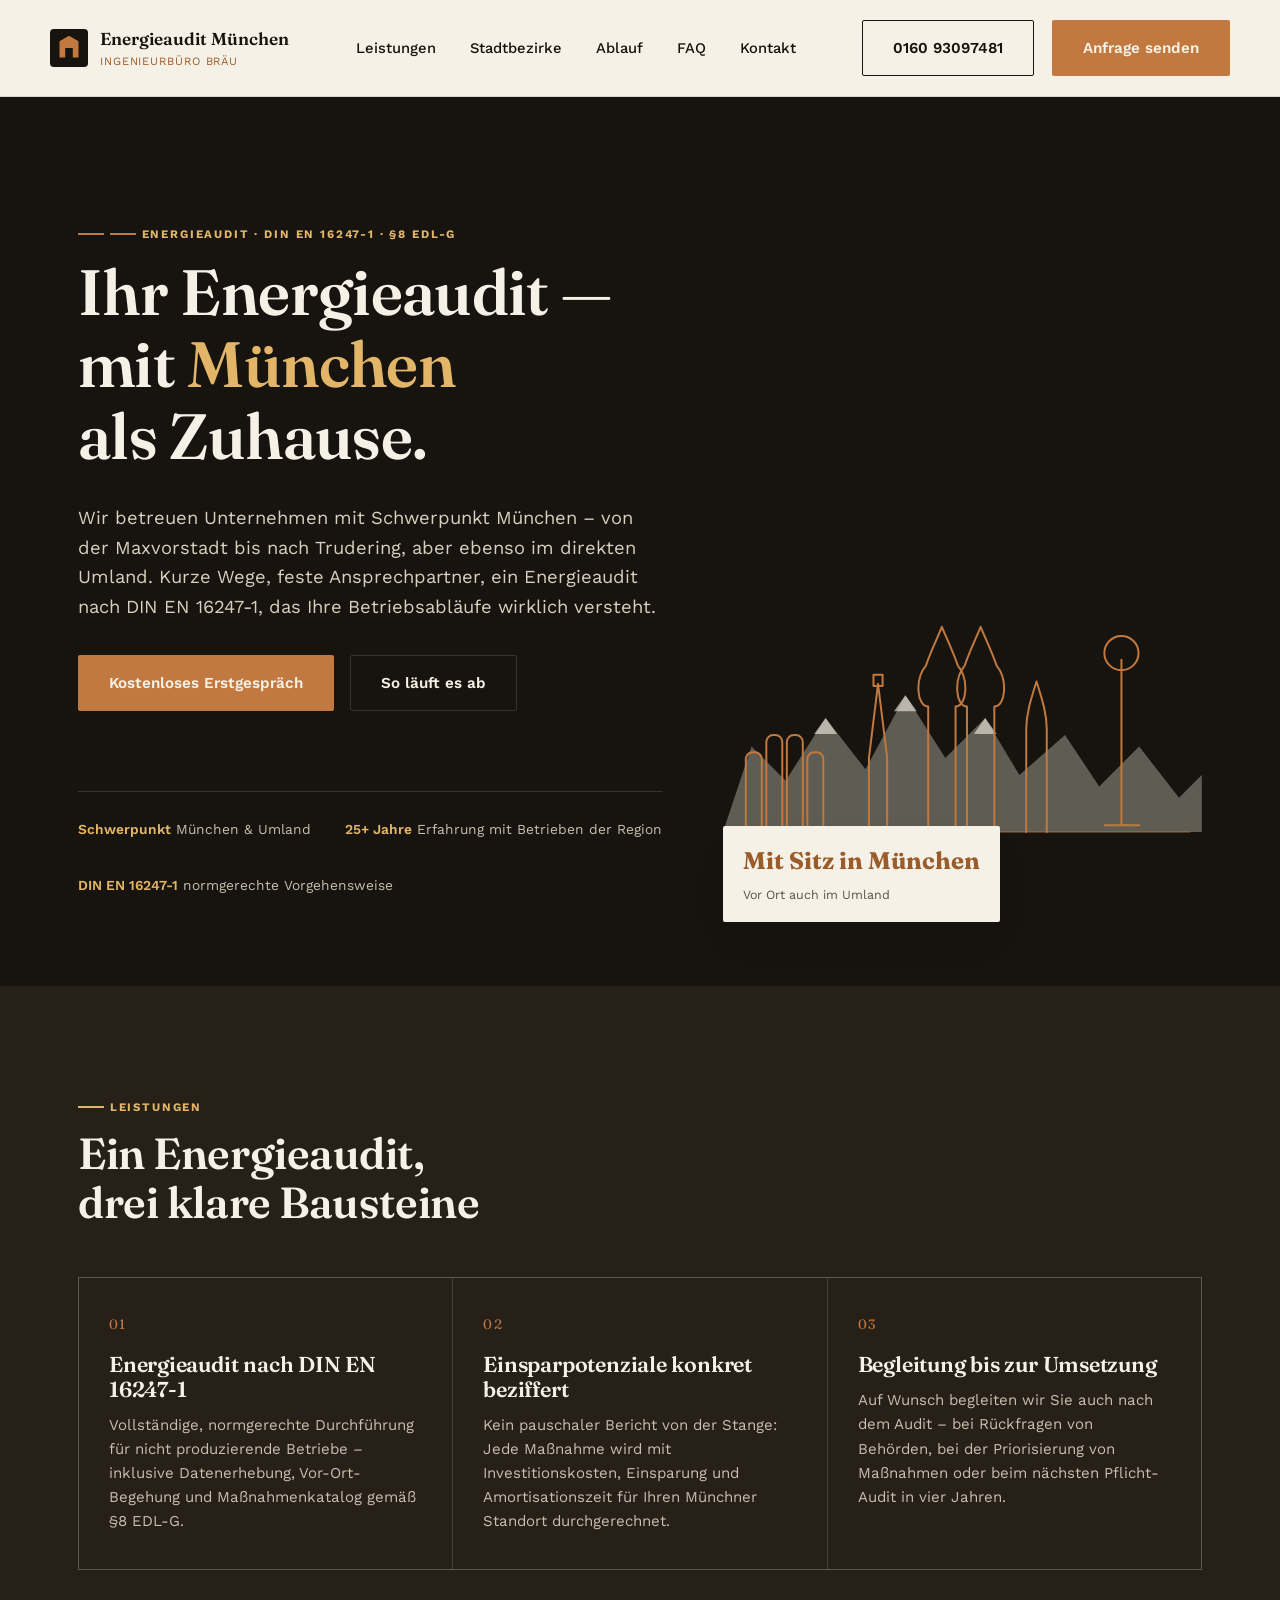
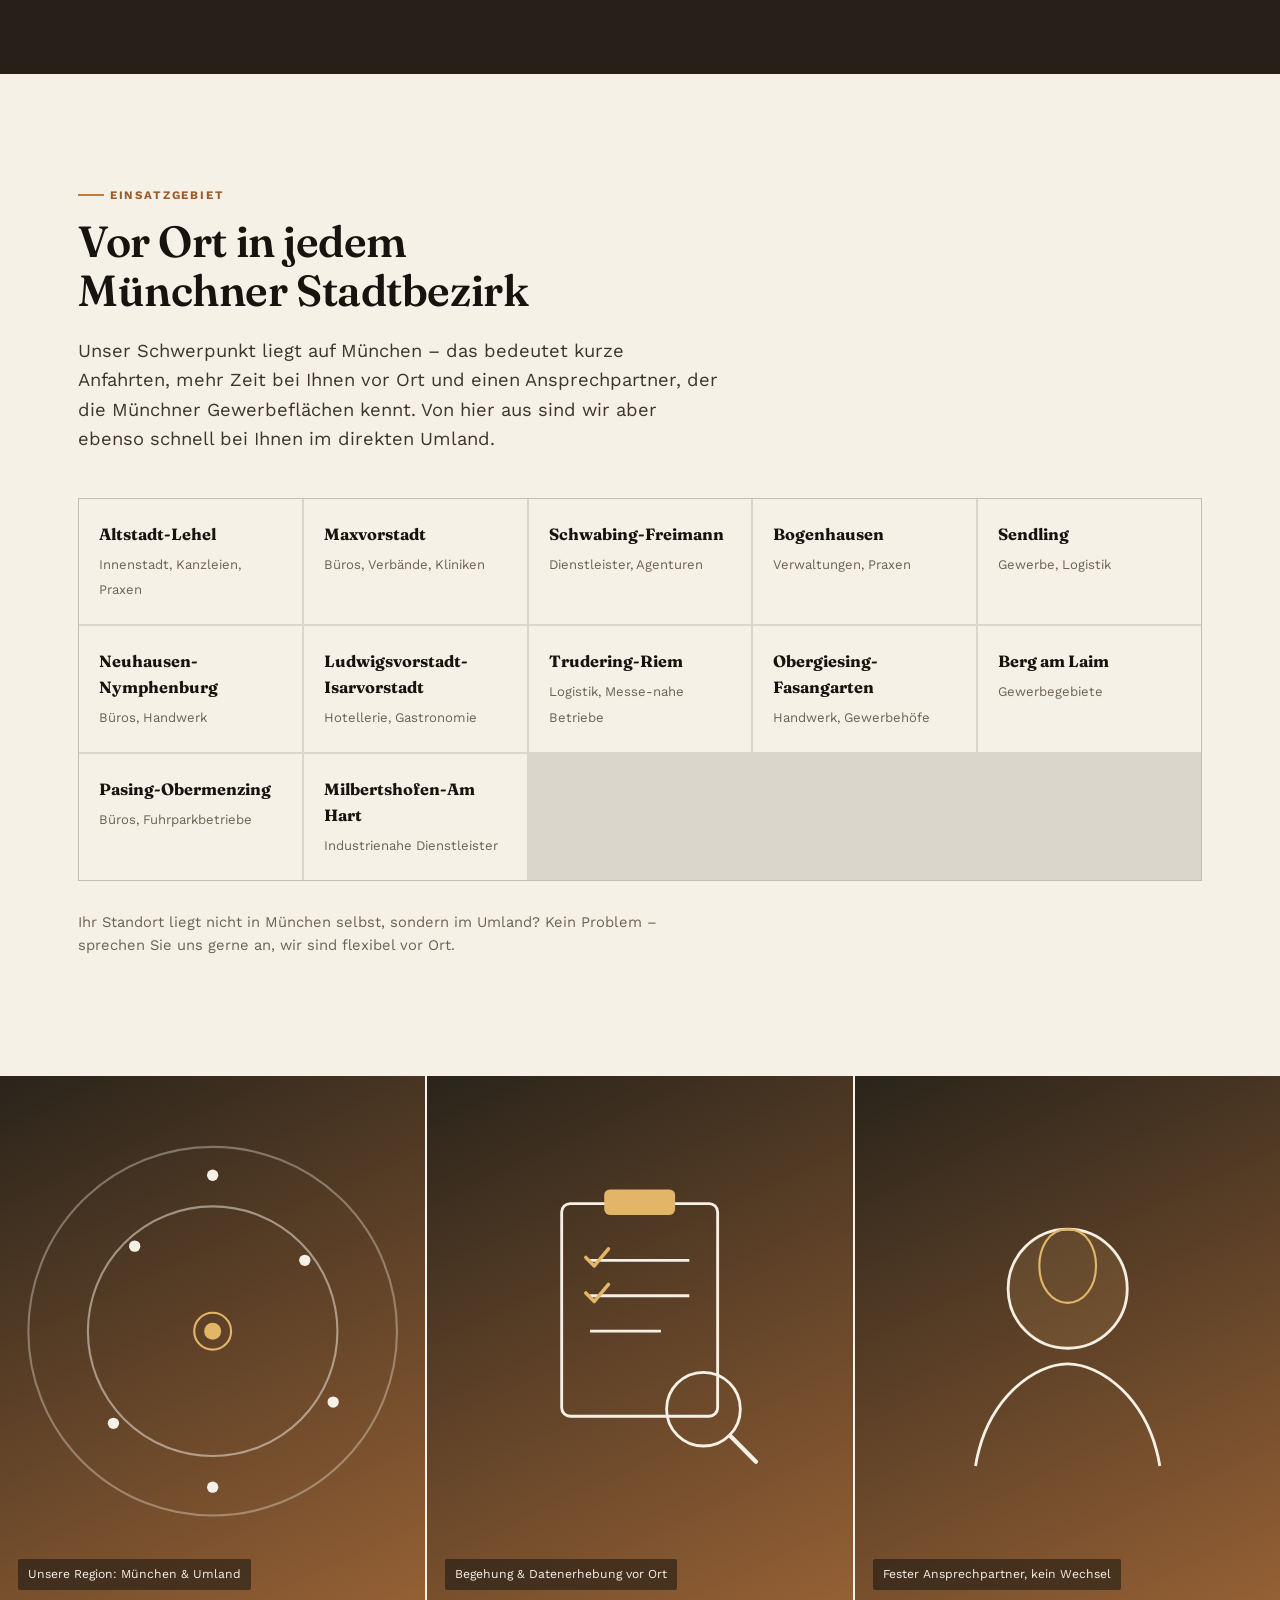
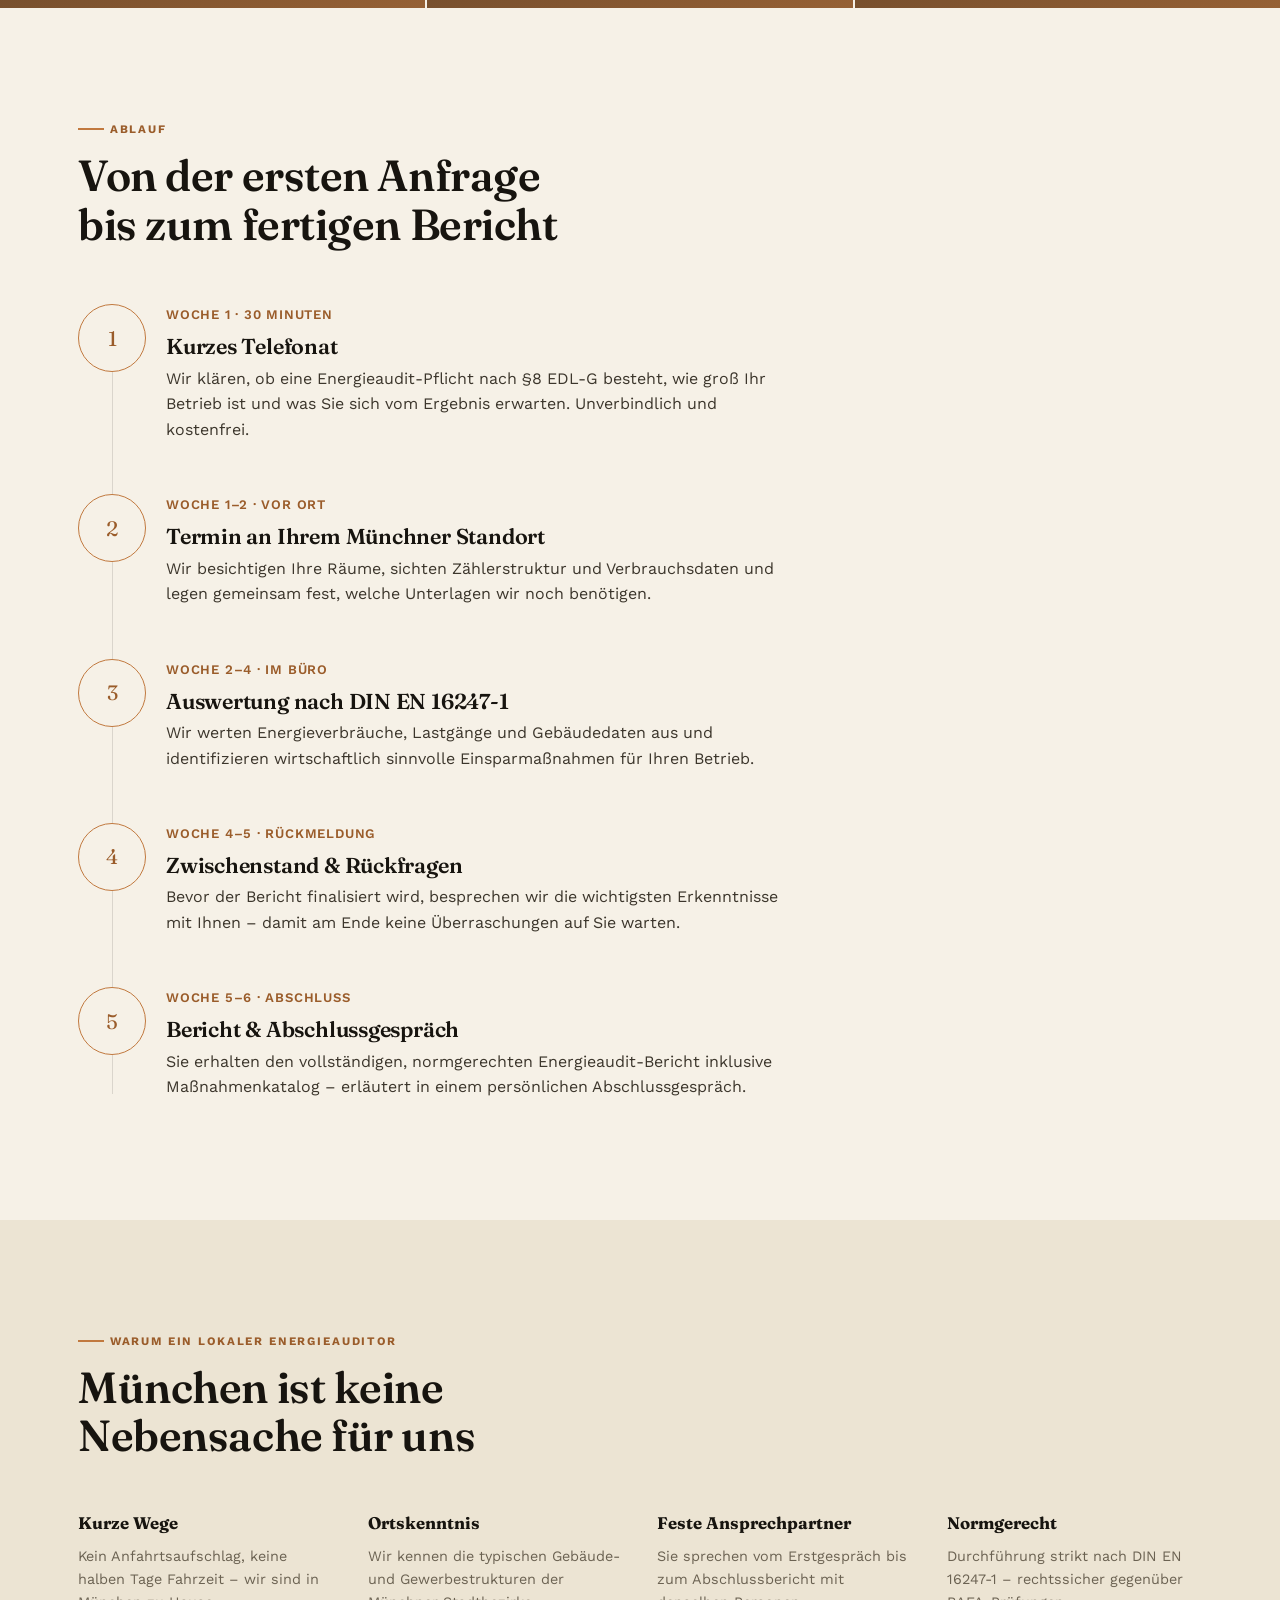
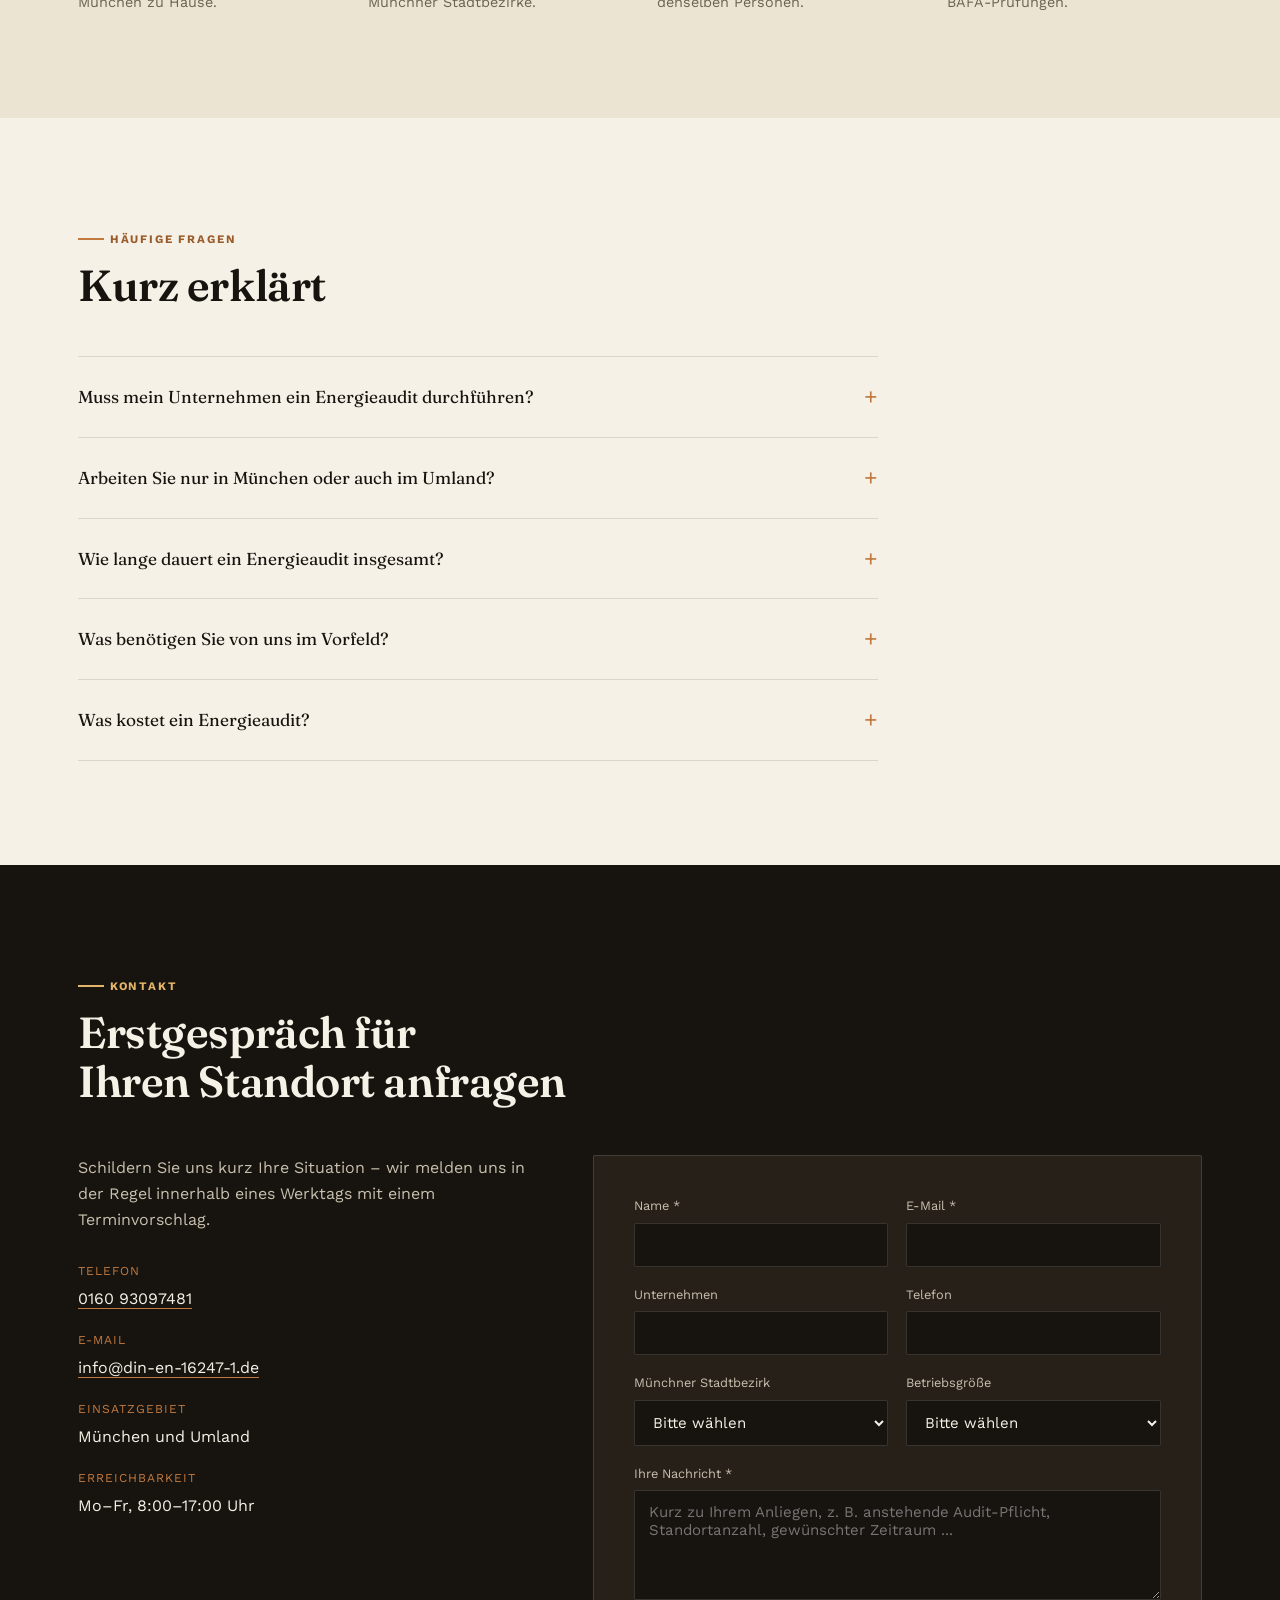
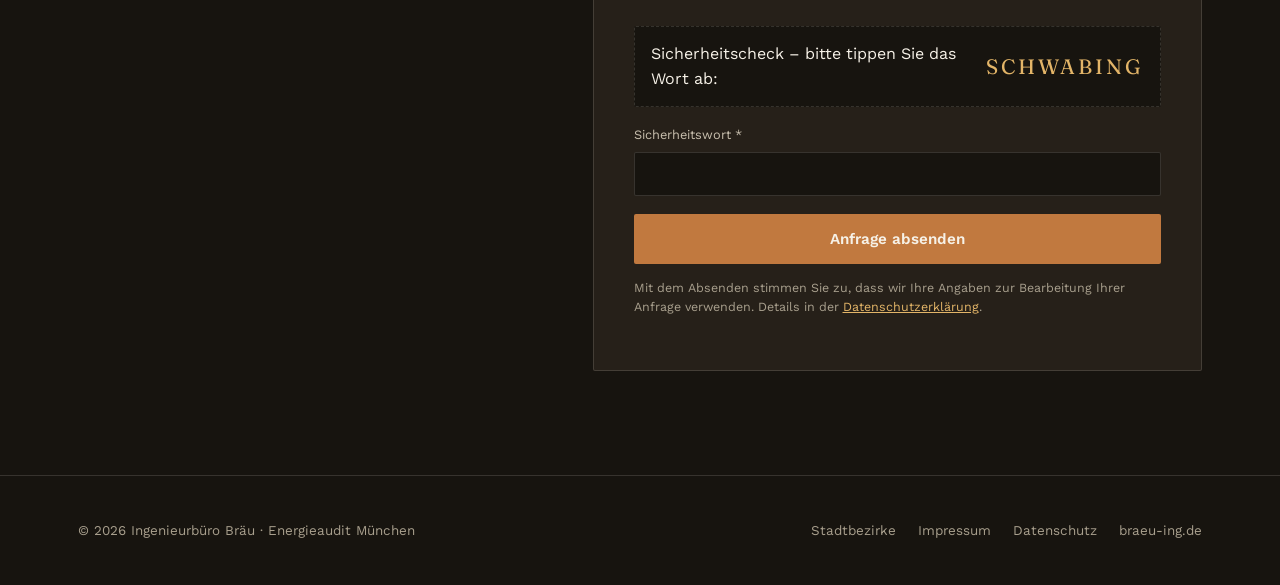
<file: index.html>
<!DOCTYPE html>
<html lang="de">
<head>
<meta charset="UTF-8">
<meta name="viewport" content="width=device-width, initial-scale=1.0">
<title>Energieaudit München – DIN EN 16247-1 vor Ort</title>
<meta name="description" content="Energieaudits nach DIN EN 16247-1 und § 8 EDL-G mit Schwerpunkt München und Umland – persönlich vor Ort, mit über 25 Jahren Erfahrung in der Energieberatung.">
<link rel="canonical" href="https://energieaudit-münchen.de/">
<meta property="og:title" content="Energieaudit München – DIN EN 16247-1 direkt vor Ort">
<meta property="og:description" content="Energieaudits für Unternehmen mit Schwerpunkt München und Umland – persönlich, unkompliziert, gesetzeskonform nach DIN EN 16247-1 und §8 EDL-G.">
<meta property="og:type" content="website">
<meta property="og:url" content="https://energieaudit-münchen.de/">
<meta name="robots" content="index, follow">
<link rel="icon" href="data:image/svg+xml,%3Csvg xmlns='http://www.w3.org/2000/svg' viewBox='0 0 32 32'%3E%3Crect width='32' height='32' rx='4' fill='%2317140f'/%3E%3Cpath d='M8 24V10l8-5 8 5v14h-5v-8h-6v8z' fill='%23c1793f'/%3E%3C/svg%3E">
<link rel="stylesheet" href="style.css">
	<meta name="google-site-verification" content="kxPjXK9fueZR7kMKDRlEXsmwc8qKjrzgTQG_gBCjtjI" />
<script type="application/ld+json">
{
  "@context": "https://schema.org",
  "@type": "ProfessionalService",
  "name": "Energieaudit München – Ingenieurbüro Bräu",
  "url": "https://energieaudit-münchen.de/",
  "telephone": "+49-160-93097481",
  "email": "info@din-en-16247-1.de",
  "address": {
    "@type": "PostalAddress",
    "streetAddress": "Leostrasse 7",
    "postalCode": "81375",
    "addressLocality": "München",
    "addressCountry": "DE"
  },
  "areaServed": [
    { "@type": "City", "name": "München" },
    { "@type": "AdministrativeArea", "name": "Landkreis München" },
    { "@type": "AdministrativeArea", "name": "München und Umland" }
  ],
  "description": "Energieaudits nach DIN EN 16247-1 und §8 EDL-G mit Schwerpunkt München und Umland."
}
</script>
<script type="application/ld+json">
{
  "@context": "https://schema.org",
  "@type": "FAQPage",
  "mainEntity": [
    {
      "@type": "Question",
      "name": "Muss mein Unternehmen ein Energieaudit durchführen?",
      "acceptedAnswer": { "@type": "Answer", "text": "Alle Nicht-KMU (mehr als 249 Mitarbeitende oder mehr als 50 Mio. € Jahresumsatz bzw. 43 Mio. € Bilanzsumme) sind nach §8 EDL-G verpflichtet, alle vier Jahre ein Energieaudit nach DIN EN 16247-1 durchzuführen. Wir prüfen das im kostenlosen Erstgespräch für Sie." }
    },
    {
      "@type": "Question",
      "name": "Arbeiten Sie nur in München oder auch im Umland?",
      "acceptedAnswer": { "@type": "Answer", "text": "Unser Schwerpunkt liegt auf München, wir betreuen aber ebenso Unternehmen im direkten Umland. Sprechen Sie uns einfach an, unabhängig davon, wo genau Ihr Standort liegt." }
    },
    {
      "@type": "Question",
      "name": "Wie lange dauert ein Energieaudit insgesamt?",
      "acceptedAnswer": { "@type": "Answer", "text": "Von der ersten Anfrage bis zum fertigen Bericht rechnen wir in der Regel mit vier bis sechs Wochen." }
    },
    {
      "@type": "Question",
      "name": "Was benötigen Sie von uns im Vorfeld?",
      "acceptedAnswer": { "@type": "Answer", "text": "In erster Linie Energieverbrauchsdaten der letzten drei Jahre, eine grobe Übersicht Ihrer Gebäude- und Anlagentechnik sowie einen Ansprechpartner vor Ort." }
    },
    {
      "@type": "Question",
      "name": "Was kostet ein Energieaudit?",
      "acceptedAnswer": { "@type": "Answer", "text": "Das hängt von Betriebsgröße, Standortanzahl und Datenlage ab. Nach dem kostenlosen Erstgespräch erhalten Sie ein festes, transparentes Angebot." }
    }
  ]
}
</script>
</head>
<body>

<header>
  <div class="wrap nav">
    <a href="#top" class="brand">
      <svg class="brand-mark" viewBox="0 0 40 40" fill="none" xmlns="http://www.w3.org/2000/svg">
        <rect width="40" height="40" rx="4" fill="#17140f"/>
        <path d="M10 30V13l10-6 10 6v17h-6v-10h-8v10z" fill="#c1793f"/>
      </svg>
      <span class="brand-text">
        <strong>Energieaudit München</strong>
        <span>Ingenieurbüro Bräu</span>
      </span>
    </a>
    <nav>
      <ul class="nav-links">
        <li><a href="#leistungen">Leistungen</a></li>
        <li><a href="#bezirke">Stadtbezirke</a></li>
        <li><a href="#ablauf">Ablauf</a></li>
        <li><a href="#faq">FAQ</a></li>
        <li><a href="#kontakt">Kontakt</a></li>
      </ul>
    </nav>
    <div class="nav-cta">
      <a href="tel:+4916093097481" class="btn btn-ghost">0160 93097481</a>
      <a href="#kontakt" class="btn btn-copper">Anfrage senden</a>
      <button class="burger" aria-label="Menü öffnen"><span></span><span></span><span></span></button>
    </div>
  </div>
</header>

<main id="top">

  <!-- HERO -->
  <section class="hero">
    <div class="wrap">
      <div>
        <div class="eyebrow" style="color:#e3b568"><span style="width:26px;height:2px;background:#c1793f;display:inline-block"></span> Energieaudit · DIN EN 16247-1 · §8 EDL-G</div>
        <h1>Ihr Energieaudit —<br>mit <em>München</em><br>als Zuhause.</h1>
        <p class="lede">Wir betreuen Unternehmen mit Schwerpunkt München – von der Maxvorstadt bis nach Trudering, aber ebenso im direkten Umland. Kurze Wege, feste Ansprechpartner, ein Energieaudit nach DIN EN 16247-1, das Ihre Betriebsabläufe wirklich versteht.</p>
        <div class="hero-actions">
          <a href="#kontakt" class="btn btn-copper">Kostenloses Erstgespräch</a>
          <a href="#ablauf" class="btn btn-ghost-light">So läuft es ab</a>
        </div>
        <div class="hero-strip">
          <div><b>Schwerpunkt</b> München & Umland</div>
          <div><b>25+ Jahre</b> Erfahrung mit Betrieben der Region</div>
          <div><b>DIN EN 16247-1</b> normgerechte Vorgehensweise</div>
        </div>
      </div>
      <div class="hero-figure">
        <svg class="skyline" viewBox="0 0 420 300" xmlns="http://www.w3.org/2000/svg">
          <!-- Alpen im Hintergrund -->
          <path d="M0,250 L25,175 L55,205 L90,150 L125,195 L160,130 L195,185 L230,150 L260,200 L300,165 L330,210 L365,175 L400,220 L420,200 L420,250 Z" fill="#f6f1e7" fill-opacity=".32"/>
          <path d="M150,144 L160,130 L170,144 Z" fill="#f6f1e7" fill-opacity=".6"/>
          <path d="M80,164 L90,150 L100,164 Z" fill="#f6f1e7" fill-opacity=".6"/>
          <path d="M220,164 L230,150 L240,164 Z" fill="#f6f1e7" fill-opacity=".6"/>

          <g fill="none" stroke="currentColor" stroke-width="1.75" stroke-linejoin="round" stroke-linecap="round">
            <!-- BMW Vierzylinder -->
            <rect x="20" y="180" width="14" height="70" rx="6"/>
            <rect x="38" y="165" width="14" height="85" rx="6"/>
            <rect x="56" y="165" width="14" height="85" rx="6"/>
            <rect x="74" y="180" width="14" height="70" rx="6"/>

            <!-- Neues Rathaus -->
            <path d="M128,250 L128,185 L136,120 L144,185 L144,250"/>
            <rect x="132" y="112" width="8" height="10"/>

            <!-- Frauenkirche -->
            <path d="M180,250 L180,140 C170,140 168,116 178,104 C182,92 188,80 192,70 C196,80 202,92 206,104 C216,116 214,140 204,140 L204,250"/>
            <path d="M214,250 L214,140 C204,140 202,116 212,104 C216,92 222,80 226,70 C230,80 236,92 240,104 C250,116 248,140 238,140 L238,250"/>

            <!-- Alter Peter -->
            <path d="M266,250 L266,160 C266,146 270,134 275,118 C280,134 284,146 284,160 L284,250"/>

            <!-- Olympiaturm -->
            <path d="M335,244 L365,244"/>
            <path d="M349.5,244 L349.5,99"/>
            <circle cx="349.5" cy="93" r="15"/>
          </g>
          <!-- Boden -->
          <line x1="10" y1="250" x2="410" y2="250" stroke="currentColor" stroke-width="1.5" stroke-opacity=".5"/>
        </svg>
        <div class="hero-badge">
          <strong>Mit Sitz in München</strong>
          <span>Vor Ort auch im Umland</span>
        </div>
      </div>
    </div>
  </section>

  <!-- LEISTUNGEN -->
  <section id="leistungen" class="leistungen">
    <div class="wrap">
      <div class="eyebrow">Leistungen</div>
      <h2>Ein Energieaudit,<br>drei klare Bausteine</h2>
      <div class="leist-grid">
        <div class="leist-card">
          <span class="leist-num">01</span>
          <h3>Energieaudit nach DIN EN 16247-1</h3>
          <p>Vollständige, normgerechte Durchführung für nicht produzierende Betriebe – inklusive Datenerhebung, Vor-Ort-Begehung und Maßnahmenkatalog gemäß §8 EDL-G.</p>
        </div>
        <div class="leist-card">
          <span class="leist-num">02</span>
          <h3>Einsparpotenziale konkret beziffert</h3>
          <p>Kein pauschaler Bericht von der Stange: Jede Maßnahme wird mit Investitionskosten, Einsparung und Amortisationszeit für Ihren Münchner Standort durchgerechnet.</p>
        </div>
        <div class="leist-card">
          <span class="leist-num">03</span>
          <h3>Begleitung bis zur Umsetzung</h3>
          <p>Auf Wunsch begleiten wir Sie auch nach dem Audit – bei Rückfragen von Behörden, bei der Priorisierung von Maßnahmen oder beim nächsten Pflicht-Audit in vier Jahren.</p>
        </div>
      </div>
    </div>
  </section>

  <!-- STADTBEZIRKE -->
  <section id="bezirke" class="bezirke">
    <div class="wrap">
      <div class="eyebrow">Einsatzgebiet</div>
      <h2>Vor Ort in jedem<br>Münchner Stadtbezirk</h2>
      <p class="lede">Unser Schwerpunkt liegt auf München – das bedeutet kurze Anfahrten, mehr Zeit bei Ihnen vor Ort und einen Ansprechpartner, der die Münchner Gewerbeflächen kennt. Von hier aus sind wir aber ebenso schnell bei Ihnen im direkten Umland.</p>
      <div class="bezirk-grid">
        <div class="bezirk"><b>Altstadt-Lehel</b><span>Innenstadt, Kanzleien, Praxen</span></div>
        <div class="bezirk"><b>Maxvorstadt</b><span>Büros, Verbände, Kliniken</span></div>
        <div class="bezirk"><b>Schwabing-Freimann</b><span>Dienstleister, Agenturen</span></div>
        <div class="bezirk"><b>Bogenhausen</b><span>Verwaltungen, Praxen</span></div>
        <div class="bezirk"><b>Sendling</b><span>Gewerbe, Logistik</span></div>
        <div class="bezirk"><b>Neuhausen-Nymphenburg</b><span>Büros, Handwerk</span></div>
        <div class="bezirk"><b>Ludwigsvorstadt-Isarvorstadt</b><span>Hotellerie, Gastronomie</span></div>
        <div class="bezirk"><b>Trudering-Riem</b><span>Logistik, Messe-nahe Betriebe</span></div>
        <div class="bezirk"><b>Obergiesing-Fasangarten</b><span>Handwerk, Gewerbehöfe</span></div>
        <div class="bezirk"><b>Berg am Laim</b><span>Gewerbegebiete</span></div>
        <div class="bezirk"><b>Pasing-Obermenzing</b><span>Büros, Fuhrparkbetriebe</span></div>
        <div class="bezirk"><b>Milbertshofen-Am Hart</b><span>Industrienahe Dienstleister</span></div>
      </div>
      <p class="bezirke-note">Ihr Standort liegt nicht in München selbst, sondern im Umland? Kein Problem – sprechen Sie uns gerne an, wir sind flexibel vor Ort.</p>
    </div>
  </section>

  <!-- BILDSTREIFEN (eigens gestaltete Illustrationen) -->
  <section style="padding:0;">
    <div class="bildstreifen">
      <div class="bild-slot">
        <svg viewBox="0 0 300 375" xmlns="http://www.w3.org/2000/svg" preserveAspectRatio="xMidYMid slice">
          <circle cx="150" cy="180" r="130" fill="none" stroke="#f6f1e7" stroke-opacity=".35" stroke-width="1.5"/>
          <circle cx="150" cy="180" r="88" fill="none" stroke="#f6f1e7" stroke-opacity=".5" stroke-width="1.5"/>
          <circle cx="150" cy="180" r="6" fill="#e3b568"/>
          <circle cx="150" cy="180" r="13" fill="none" stroke="#e3b568" stroke-width="1.5"/>
          <circle cx="95" cy="120" r="4" fill="#f6f1e7"/>
          <circle cx="215" cy="130" r="4" fill="#f6f1e7"/>
          <circle cx="235" cy="230" r="4" fill="#f6f1e7"/>
          <circle cx="80" cy="245" r="4" fill="#f6f1e7"/>
          <circle cx="150" cy="70" r="4" fill="#f6f1e7"/>
          <circle cx="150" cy="290" r="4" fill="#f6f1e7"/>
        </svg>
        <span>Unsere Region: München &amp; Umland</span>
      </div>
      <div class="bild-slot">
        <svg viewBox="0 0 300 375" xmlns="http://www.w3.org/2000/svg" preserveAspectRatio="xMidYMid slice">
          <rect x="95" y="90" width="110" height="150" rx="6" fill="none" stroke="#f6f1e7" stroke-width="2"/>
          <rect x="125" y="80" width="50" height="18" rx="4" fill="#e3b568"/>
          <line x1="115" y1="130" x2="185" y2="130" stroke="#f6f1e7" stroke-width="2"/>
          <line x1="115" y1="155" x2="185" y2="155" stroke="#f6f1e7" stroke-width="2"/>
          <line x1="115" y1="180" x2="165" y2="180" stroke="#f6f1e7" stroke-width="2"/>
          <path d="M112 128l6 6 10-12" stroke="#e3b568" stroke-width="2.5" fill="none" stroke-linecap="round" stroke-linejoin="round"/>
          <path d="M112 153l6 6 10-12" stroke="#e3b568" stroke-width="2.5" fill="none" stroke-linecap="round" stroke-linejoin="round"/>
          <circle cx="195" cy="235" r="26" fill="none" stroke="#f6f1e7" stroke-width="2"/>
          <line x1="214" y1="254" x2="232" y2="272" stroke="#f6f1e7" stroke-width="3" stroke-linecap="round"/>
        </svg>
        <span>Begehung &amp; Datenerhebung vor Ort</span>
      </div>
      <div class="bild-slot">
        <svg viewBox="0 0 300 375" xmlns="http://www.w3.org/2000/svg" preserveAspectRatio="xMidYMid slice">
          <circle cx="150" cy="150" r="42" fill="none" stroke="#f6f1e7" stroke-width="2"/>
          <path d="M85 275c8-48 42-72 65-72s57 24 65 72" fill="none" stroke="#f6f1e7" stroke-width="2"/>
          <circle cx="150" cy="150" r="42" fill="#e3b568" fill-opacity=".12"/>
          <path d="M150 108c14 0 20 14 20 26 0 15-9 26-20 26s-20-11-20-26c0-12 6-26 20-26z" fill="none" stroke="#e3b568" stroke-width="1.5"/>
        </svg>
        <span>Fester Ansprechpartner, kein Wechsel</span>
      </div>
    </div>
  </section>

  <!-- ABLAUF -->
  <section id="ablauf" class="ablauf">
    <div class="wrap">
      <div class="eyebrow">Ablauf</div>
      <h2>Von der ersten Anfrage<br>bis zum fertigen Bericht</h2>
      <div class="timeline">
        <div class="tl-step">
          <div class="tl-num">1</div>
          <div class="tl-meta">Woche 1 · 30 Minuten</div>
          <h3>Kurzes Telefonat</h3>
          <p>Wir klären, ob eine Energieaudit-Pflicht nach §8 EDL-G besteht, wie groß Ihr Betrieb ist und was Sie sich vom Ergebnis erwarten. Unverbindlich und kostenfrei.</p>
        </div>
        <div class="tl-step">
          <div class="tl-num">2</div>
          <div class="tl-meta">Woche 1–2 · vor Ort</div>
          <h3>Termin an Ihrem Münchner Standort</h3>
          <p>Wir besichtigen Ihre Räume, sichten Zählerstruktur und Verbrauchsdaten und legen gemeinsam fest, welche Unterlagen wir noch benötigen.</p>
        </div>
        <div class="tl-step">
          <div class="tl-num">3</div>
          <div class="tl-meta">Woche 2–4 · im Büro</div>
          <h3>Auswertung nach DIN EN 16247-1</h3>
          <p>Wir werten Energieverbräuche, Lastgänge und Gebäudedaten aus und identifizieren wirtschaftlich sinnvolle Einsparmaßnahmen für Ihren Betrieb.</p>
        </div>
        <div class="tl-step">
          <div class="tl-num">4</div>
          <div class="tl-meta">Woche 4–5 · Rückmeldung</div>
          <h3>Zwischenstand & Rückfragen</h3>
          <p>Bevor der Bericht finalisiert wird, besprechen wir die wichtigsten Erkenntnisse mit Ihnen – damit am Ende keine Überraschungen auf Sie warten.</p>
        </div>
        <div class="tl-step">
          <div class="tl-num">5</div>
          <div class="tl-meta">Woche 5–6 · Abschluss</div>
          <h3>Bericht & Abschlussgespräch</h3>
          <p>Sie erhalten den vollständigen, normgerechten Energieaudit-Bericht inklusive Maßnahmenkatalog – erläutert in einem persönlichen Abschlussgespräch.</p>
        </div>
      </div>
    </div>
  </section>

  <!-- WARUM WIR -->
  <section class="usps">
    <div class="wrap">
      <div class="eyebrow">Warum ein lokaler Energieauditor</div>
      <h2>München ist keine<br>Nebensache für uns</h2>
      <div class="usp-grid">
        <div class="usp">
          <b>Kurze Wege</b>
          <p>Kein Anfahrtsaufschlag, keine halben Tage Fahrzeit – wir sind in München zu Hause.</p>
        </div>
        <div class="usp">
          <b>Ortskenntnis</b>
          <p>Wir kennen die typischen Gebäude- und Gewerbestrukturen der Münchner Stadtbezirke.</p>
        </div>
        <div class="usp">
          <b>Feste Ansprechpartner</b>
          <p>Sie sprechen vom Erstgespräch bis zum Abschlussbericht mit denselben Personen.</p>
        </div>
        <div class="usp">
          <b>Normgerecht</b>
          <p>Durchführung strikt nach DIN EN 16247-1 – rechtssicher gegenüber BAFA-Prüfungen.</p>
        </div>
      </div>
    </div>
  </section>

  <!-- FAQ -->
  <section id="faq" class="faq">
    <div class="wrap">
      <div class="eyebrow">Häufige Fragen</div>
      <h2>Kurz erklärt</h2>
      <div class="faq-list">
        <details class="faq-item">
          <summary>Muss mein Unternehmen ein Energieaudit durchführen?</summary>
          <p>Alle Nicht-KMU (mehr als 249 Mitarbeitende oder mehr als 50 Mio. € Jahresumsatz bzw. 43 Mio. € Bilanzsumme) sind nach §8 EDL-G verpflichtet, alle vier Jahre ein Energieaudit nach DIN EN 16247-1 durchzuführen. Wir prüfen das im kostenlosen Erstgespräch für Sie.</p>
        </details>
        <details class="faq-item">
          <summary>Arbeiten Sie nur in München oder auch im Umland?</summary>
          <p>Unser Schwerpunkt liegt auf München, wir betreuen aber ebenso gerne Unternehmen im direkten Umland. Sprechen Sie uns einfach an, unabhängig davon, wo genau Ihr Standort liegt.</p>
        </details>
        <details class="faq-item">
          <summary>Wie lange dauert ein Energieaudit insgesamt?</summary>
          <p>Von der ersten Anfrage bis zum fertigen Bericht rechnen wir in der Regel mit vier bis sechs Wochen – abhängig davon, wie schnell Verbrauchsdaten und Unterlagen verfügbar sind.</p>
        </details>
        <details class="faq-item">
          <summary>Was benötigen Sie von uns im Vorfeld?</summary>
          <p>In erster Linie Energieverbrauchsdaten der letzten drei Jahre (Strom, Wärme, ggf. Kraftstoffe), eine grobe Übersicht Ihrer Gebäude- und Anlagentechnik sowie einen Ansprechpartner vor Ort für den Begehungstermin.</p>
        </details>
        <details class="faq-item">
          <summary>Was kostet ein Energieaudit?</summary>
          <p>Das hängt von Betriebsgröße, Standortanzahl und Datenlage ab. Nach dem kostenlosen Erstgespräch erhalten Sie ein festes, transparentes Angebot ohne versteckte Zusatzkosten.</p>
        </details>
      </div>
    </div>
  </section>

  <!-- KONTAKT -->
  <section id="kontakt" class="kontakt">
    <div class="wrap">
      <div class="eyebrow">Kontakt</div>
      <h2>Erstgespräch für<br>Ihren Standort anfragen</h2>
      <div class="kontakt-grid">
        <div class="kontakt-info">
          <p>Schildern Sie uns kurz Ihre Situation – wir melden uns in der Regel innerhalb eines Werktags mit einem Terminvorschlag.</p>
          <dl>
            <dt>Telefon</dt>
            <dd><a href="tel:+4916093097481">0160 93097481</a></dd>
            <dt>E-Mail</dt>
            <dd><a href="mailto:info@din-en-16247-1.de">info@din-en-16247-1.de</a></dd>
            <dt>Einsatzgebiet</dt>
            <dd>München und Umland</dd>
            <dt>Erreichbarkeit</dt>
            <dd>Mo–Fr, 8:00–17:00 Uhr</dd>
          </dl>
        </div>

        <div>
          <div id="form-banner" class="banner" style="display:none;"></div>
          <form class="kontakt-form" action="send-message.php" method="post" novalidate>
            <div class="form-row">
              <div class="form-group">
                <label for="name">Name *</label>
                <input type="text" id="name" name="name" required>
              </div>
              <div class="form-group">
                <label for="email">E-Mail *</label>
                <input type="email" id="email" name="email" required>
              </div>
            </div>
            <div class="form-row">
              <div class="form-group">
                <label for="firma">Unternehmen</label>
                <input type="text" id="firma" name="firma">
              </div>
              <div class="form-group">
                <label for="telefon">Telefon</label>
                <input type="tel" id="telefon" name="telefon">
              </div>
            </div>
            <div class="form-row">
              <div class="form-group">
                <label for="bezirk">Münchner Stadtbezirk</label>
                <select id="bezirk" name="bezirk">
                  <option value="">Bitte wählen</option>
                  <option>Altstadt-Lehel</option>
                  <option>Ludwigsvorstadt-Isarvorstadt</option>
                  <option>Maxvorstadt</option>
                  <option>Schwabing-Freimann</option>
                  <option>Bogenhausen</option>
                  <option>Berg am Laim</option>
                  <option>Trudering-Riem</option>
                  <option>Obergiesing-Fasangarten</option>
                  <option>Untergiesing-Harlaching</option>
                  <option>Thalkirchen-Obersendling-Forstenried-Fürstenried-Solln</option>
                  <option>Hadern</option>
                  <option>Pasing-Obermenzing</option>
                  <option>Aubing-Lochhausen-Langwied</option>
                  <option>Allach-Untermenzing</option>
                  <option>Feldmoching-Hasenbergl</option>
                  <option>Milbertshofen-Am Hart</option>
                  <option>Sendling</option>
                  <option>Sendling-Westpark</option>
                  <option>Neuhausen-Nymphenburg</option>
                  <option>Moosach</option>
                  <option>Ramersdorf-Perlach</option>
                  <option>Umland / außerhalb München</option>
                </select>
              </div>
              <div class="form-group">
                <label for="mitarbeiter">Betriebsgröße</label>
                <select id="mitarbeiter" name="mitarbeiter">
                  <option value="">Bitte wählen</option>
                  <option>unter 50 Mitarbeitende</option>
                  <option>50–249 Mitarbeitende</option>
                  <option>250–999 Mitarbeitende</option>
                  <option>1.000+ Mitarbeitende</option>
                  <option>weiß ich nicht genau</option>
                </select>
              </div>
            </div>
            <div class="form-group">
              <label for="nachricht">Ihre Nachricht *</label>
              <textarea id="nachricht" name="nachricht" required placeholder="Kurz zu Ihrem Anliegen, z. B. anstehende Audit-Pflicht, Standortanzahl, gewünschter Zeitraum ..."></textarea>
            </div>

            <div class="captcha-box">
              <span>Sicherheitscheck – bitte tippen Sie das Wort ab:</span>
              <span class="captcha-word" id="captcha-word">…</span>
            </div>
            <input type="hidden" id="captcha-answer" name="captcha_answer" value="">
            <div class="form-group">
              <label for="captcha">Sicherheitswort *</label>
              <input type="text" id="captcha" name="captcha" required autocomplete="off">
            </div>

            <!-- Honeypot -->
            <div class="hp-field">
              <label for="website">Bitte freilassen</label>
              <input type="text" id="website" name="website" tabindex="-1" autocomplete="off">
            </div>

            <button type="submit" class="btn btn-copper" style="width:100%;">Anfrage absenden</button>
            <p class="form-note">Mit dem Absenden stimmen Sie zu, dass wir Ihre Angaben zur Bearbeitung Ihrer Anfrage verwenden. Details in der <a href="datenschutz.html" style="color:#e3b568;">Datenschutzerklärung</a>.</p>
          </form>
        </div>
      </div>
    </div>
  </section>

</main>

<footer>
  <div class="wrap footer-row">
    <div>© <span id="year"></span> Ingenieurbüro Bräu · Energieaudit München</div>
    <div class="footer-links">
      <a href="#bezirke">Stadtbezirke</a>
      <a href="impressum.html">Impressum</a>
      <a href="datenschutz.html">Datenschutz</a>
      <a href="https://braeu-ing.de">braeu-ing.de</a>
    </div>
  </div>
</footer>

<script>document.getElementById('year').textContent = new Date().getFullYear();</script>
<script src="script.js"></script>
</body>
</html>

<!-- webhook-test2 20260818T154537Z -->
</file>
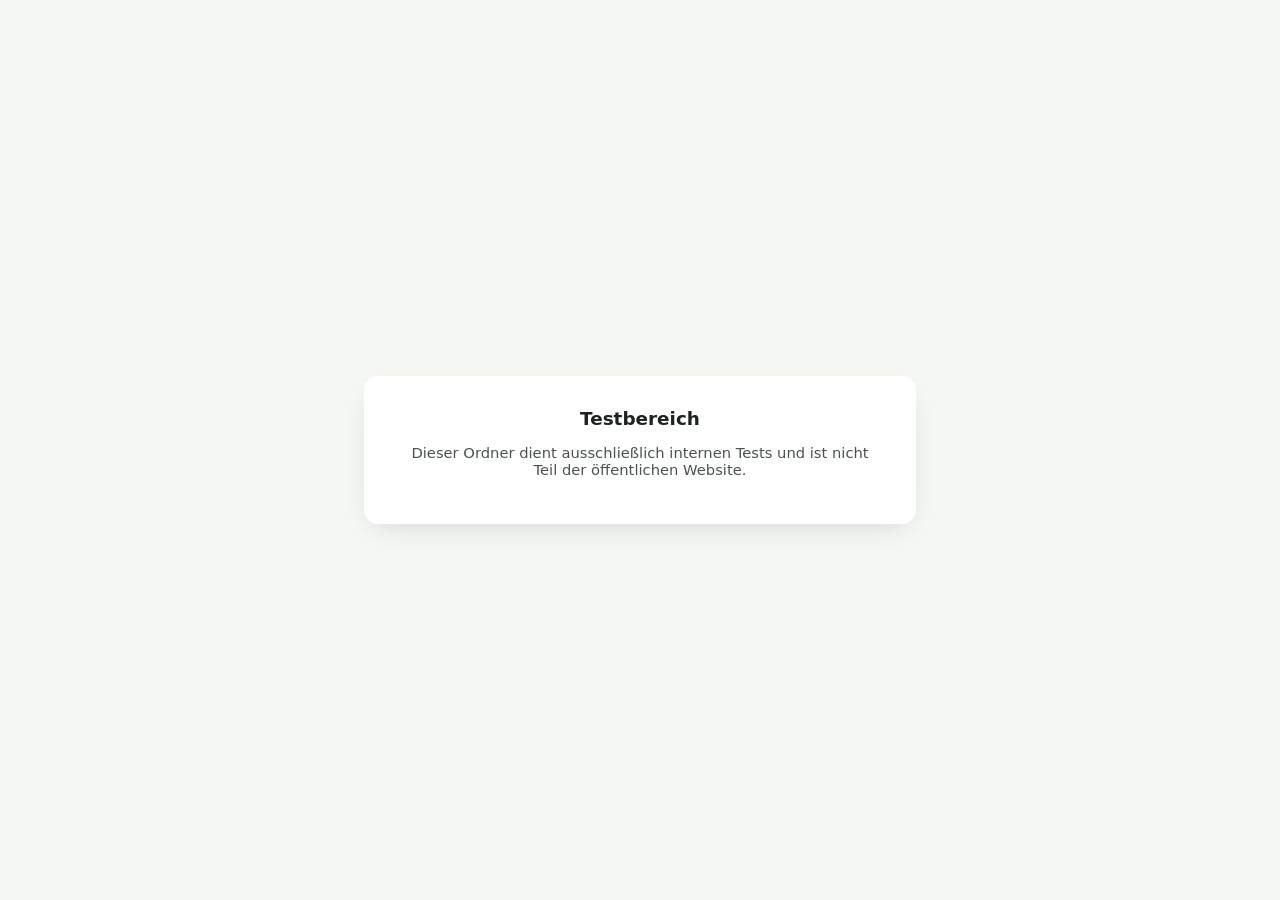
<file: test/index.html>
<!DOCTYPE html>
<html lang="de">
<head>
<meta charset="utf-8">
<title>Testbereich</title>
<meta name="viewport" content="width=device-width, initial-scale=1">
<meta name="robots" content="noindex, nofollow">
<style>
  body { font-family: system-ui, sans-serif; background:#f5f7f2; display:flex; align-items:center; justify-content:center; min-height:100vh; margin:0; color:#1c2321; }
  .box { background:#fff; padding:32px 36px; border-radius:14px; box-shadow:0 10px 30px -12px rgba(28,35,33,0.18); max-width:480px; text-align:center; }
  h1 { font-size:1.15rem; margin:0 0 10px; }
  p { color:#4a534f; font-size:0.92rem; }
</style>
</head>
<body>
  <div class="box">
    <h1>Testbereich</h1>
    <p>Dieser Ordner dient ausschließlich internen Tests und ist nicht Teil der öffentlichen Website.</p>
  </div>
</body>
</html>
</file>
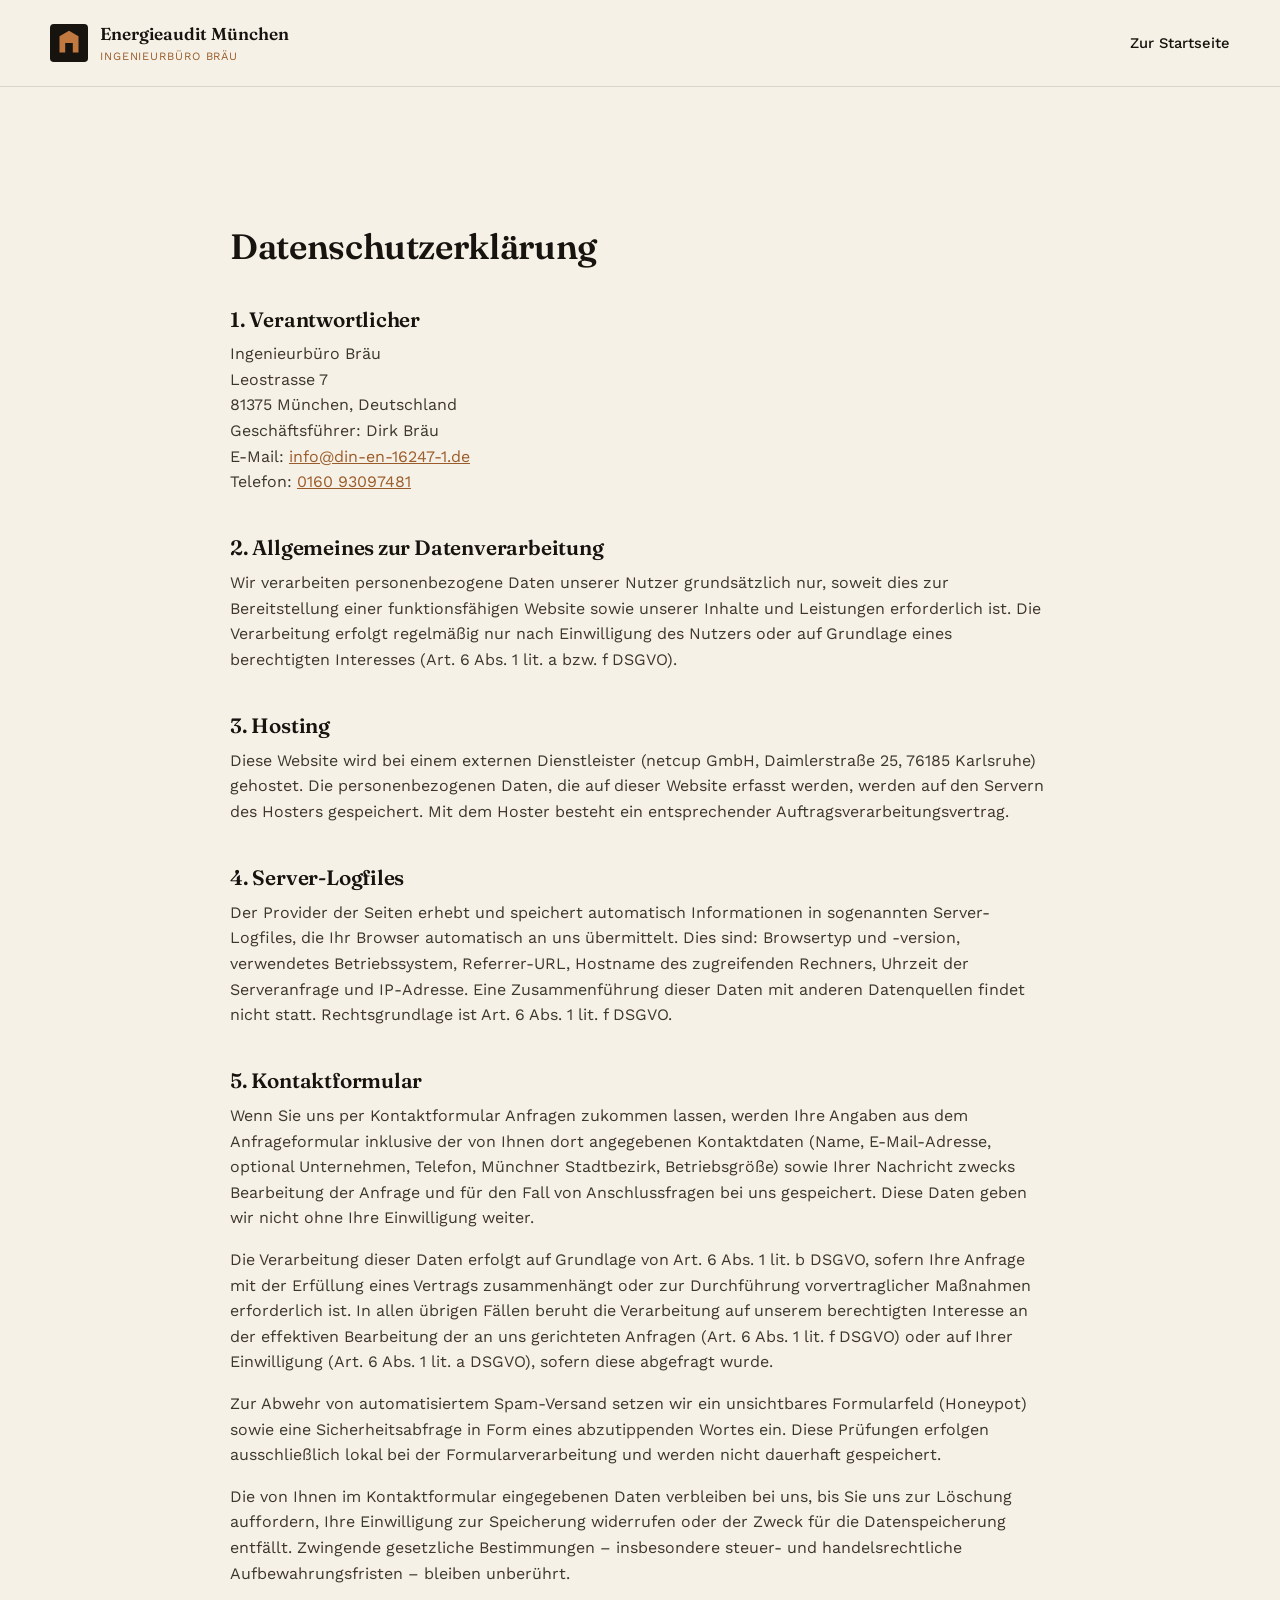
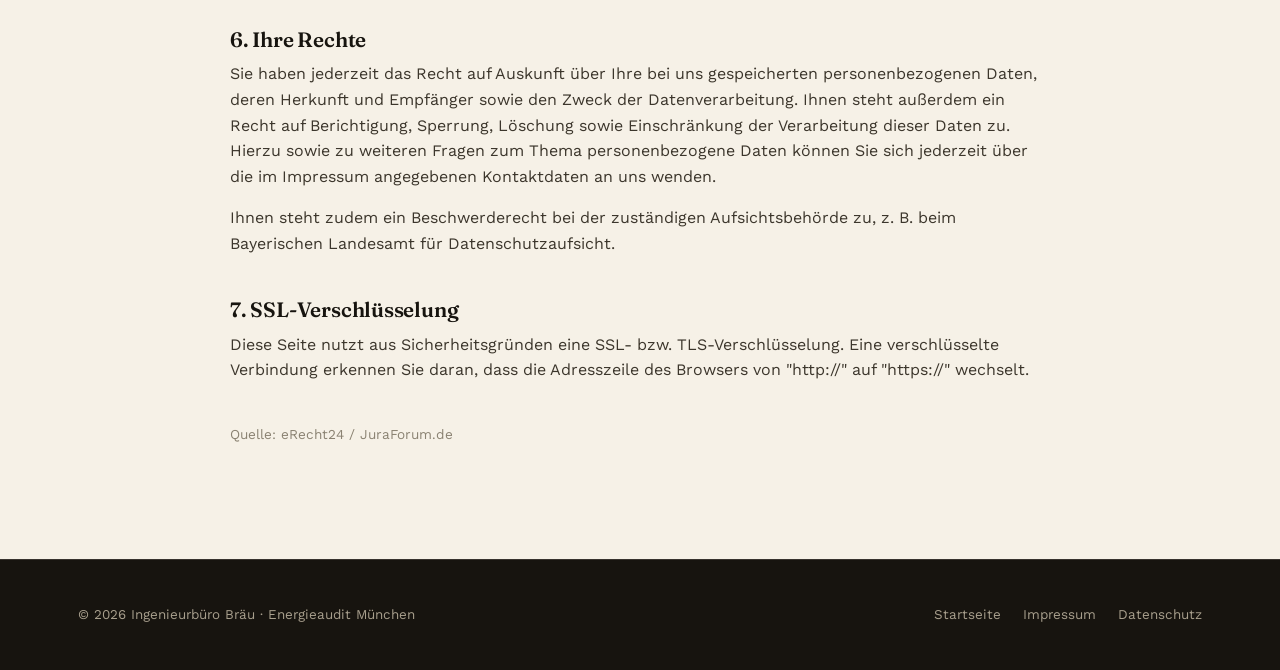
<file: datenschutz.html>
<!DOCTYPE html>
<html lang="de">
<head>
<meta charset="UTF-8">
<meta name="viewport" content="width=device-width, initial-scale=1.0">
<title>Datenschutzerklärung – Energieaudit München</title>
<meta name="robots" content="noindex, follow">
<link rel="canonical" href="https://energieaudit-münchen.de/datenschutz.html">
<link rel="icon" href="data:image/svg+xml,%3Csvg xmlns='http://www.w3.org/2000/svg' viewBox='0 0 32 32'%3E%3Crect width='32' height='32' rx='4' fill='%2317140f'/%3E%3Cpath d='M8 24V10l8-5 8 5v14h-5v-8h-6v8z' fill='%23c1793f'/%3E%3C/svg%3E">
<link rel="stylesheet" href="style.css">
</head>
<body>
<header>
  <div class="wrap nav">
    <a href="index.html" class="brand">
      <svg class="brand-mark" viewBox="0 0 40 40" fill="none" xmlns="http://www.w3.org/2000/svg">
        <rect width="40" height="40" rx="4" fill="#17140f"/>
        <path d="M10 30V13l10-6 10 6v17h-6v-10h-8v10z" fill="#c1793f"/>
      </svg>
      <span class="brand-text"><strong>Energieaudit München</strong><span>Ingenieurbüro Bräu</span></span>
    </a>
    <nav><ul class="nav-links"><li><a href="index.html">Zur Startseite</a></li></ul></nav>
  </div>
</header>

<main class="legal">
  <h1>Datenschutzerklärung</h1>

  <h2>1. Verantwortlicher</h2>
  <p>
    Ingenieurbüro Bräu<br>
    Leostrasse 7<br>
    81375 München, Deutschland<br>
    Geschäftsführer: Dirk Bräu<br>
    E-Mail: <a href="mailto:info@din-en-16247-1.de">info@din-en-16247-1.de</a><br>
    Telefon: <a href="tel:+4916093097481">0160 93097481</a>
  </p>

  <h2>2. Allgemeines zur Datenverarbeitung</h2>
  <p>Wir verarbeiten personenbezogene Daten unserer Nutzer grundsätzlich nur, soweit dies zur Bereitstellung einer funktionsfähigen Website sowie unserer Inhalte und Leistungen erforderlich ist. Die Verarbeitung erfolgt regelmäßig nur nach Einwilligung des Nutzers oder auf Grundlage eines berechtigten Interesses (Art. 6 Abs. 1 lit. a bzw. f DSGVO).</p>

  <h2>3. Hosting</h2>
  <p>Diese Website wird bei einem externen Dienstleister (netcup GmbH, Daimlerstraße 25, 76185 Karlsruhe) gehostet. Die personenbezogenen Daten, die auf dieser Website erfasst werden, werden auf den Servern des Hosters gespeichert. Mit dem Hoster besteht ein entsprechender Auftragsverarbeitungsvertrag.</p>

  <h2>4. Server-Logfiles</h2>
  <p>Der Provider der Seiten erhebt und speichert automatisch Informationen in sogenannten Server-Logfiles, die Ihr Browser automatisch an uns übermittelt. Dies sind: Browsertyp und -version, verwendetes Betriebssystem, Referrer-URL, Hostname des zugreifenden Rechners, Uhrzeit der Serveranfrage und IP-Adresse. Eine Zusammenführung dieser Daten mit anderen Datenquellen findet nicht statt. Rechtsgrundlage ist Art. 6 Abs. 1 lit. f DSGVO.</p>

  <h2>5. Kontaktformular</h2>
  <p>Wenn Sie uns per Kontaktformular Anfragen zukommen lassen, werden Ihre Angaben aus dem Anfrageformular inklusive der von Ihnen dort angegebenen Kontaktdaten (Name, E-Mail-Adresse, optional Unternehmen, Telefon, Münchner Stadtbezirk, Betriebsgröße) sowie Ihrer Nachricht zwecks Bearbeitung der Anfrage und für den Fall von Anschlussfragen bei uns gespeichert. Diese Daten geben wir nicht ohne Ihre Einwilligung weiter.</p>
  <p>Die Verarbeitung dieser Daten erfolgt auf Grundlage von Art. 6 Abs. 1 lit. b DSGVO, sofern Ihre Anfrage mit der Erfüllung eines Vertrags zusammenhängt oder zur Durchführung vorvertraglicher Maßnahmen erforderlich ist. In allen übrigen Fällen beruht die Verarbeitung auf unserem berechtigten Interesse an der effektiven Bearbeitung der an uns gerichteten Anfragen (Art. 6 Abs. 1 lit. f DSGVO) oder auf Ihrer Einwilligung (Art. 6 Abs. 1 lit. a DSGVO), sofern diese abgefragt wurde.</p>
  <p>Zur Abwehr von automatisiertem Spam-Versand setzen wir ein unsichtbares Formularfeld (Honeypot) sowie eine Sicherheitsabfrage in Form eines abzutippenden Wortes ein. Diese Prüfungen erfolgen ausschließlich lokal bei der Formularverarbeitung und werden nicht dauerhaft gespeichert.</p>
  <p>Die von Ihnen im Kontaktformular eingegebenen Daten verbleiben bei uns, bis Sie uns zur Löschung auffordern, Ihre Einwilligung zur Speicherung widerrufen oder der Zweck für die Datenspeicherung entfällt. Zwingende gesetzliche Bestimmungen – insbesondere steuer- und handelsrechtliche Aufbewahrungsfristen – bleiben unberührt.</p>

  <h2>6. Ihre Rechte</h2>
  <p>Sie haben jederzeit das Recht auf Auskunft über Ihre bei uns gespeicherten personenbezogenen Daten, deren Herkunft und Empfänger sowie den Zweck der Datenverarbeitung. Ihnen steht außerdem ein Recht auf Berichtigung, Sperrung, Löschung sowie Einschränkung der Verarbeitung dieser Daten zu. Hierzu sowie zu weiteren Fragen zum Thema personenbezogene Daten können Sie sich jederzeit über die im Impressum angegebenen Kontaktdaten an uns wenden.</p>
  <p>Ihnen steht zudem ein Beschwerderecht bei der zuständigen Aufsichtsbehörde zu, z. B. beim Bayerischen Landesamt für Datenschutzaufsicht.</p>

  <h2>7. SSL-Verschlüsselung</h2>
  <p>Diese Seite nutzt aus Sicherheitsgründen eine SSL- bzw. TLS-Verschlüsselung. Eine verschlüsselte Verbindung erkennen Sie daran, dass die Adresszeile des Browsers von "http://" auf "https://" wechselt.</p>

  <p style="margin-top:3em; font-size:.85rem; color:#8a8272;">Quelle: eRecht24 / JuraForum.de</p>
</main>

<footer>
  <div class="wrap footer-row">
    <div>© <span id="year"></span> Ingenieurbüro Bräu · Energieaudit München</div>
    <div class="footer-links">
      <a href="index.html">Startseite</a>
      <a href="impressum.html">Impressum</a>
      <a href="datenschutz.html">Datenschutz</a>
    </div>
  </div>
</footer>
<script>document.getElementById('year').textContent = new Date().getFullYear();</script>
</body>
</html>
</file>
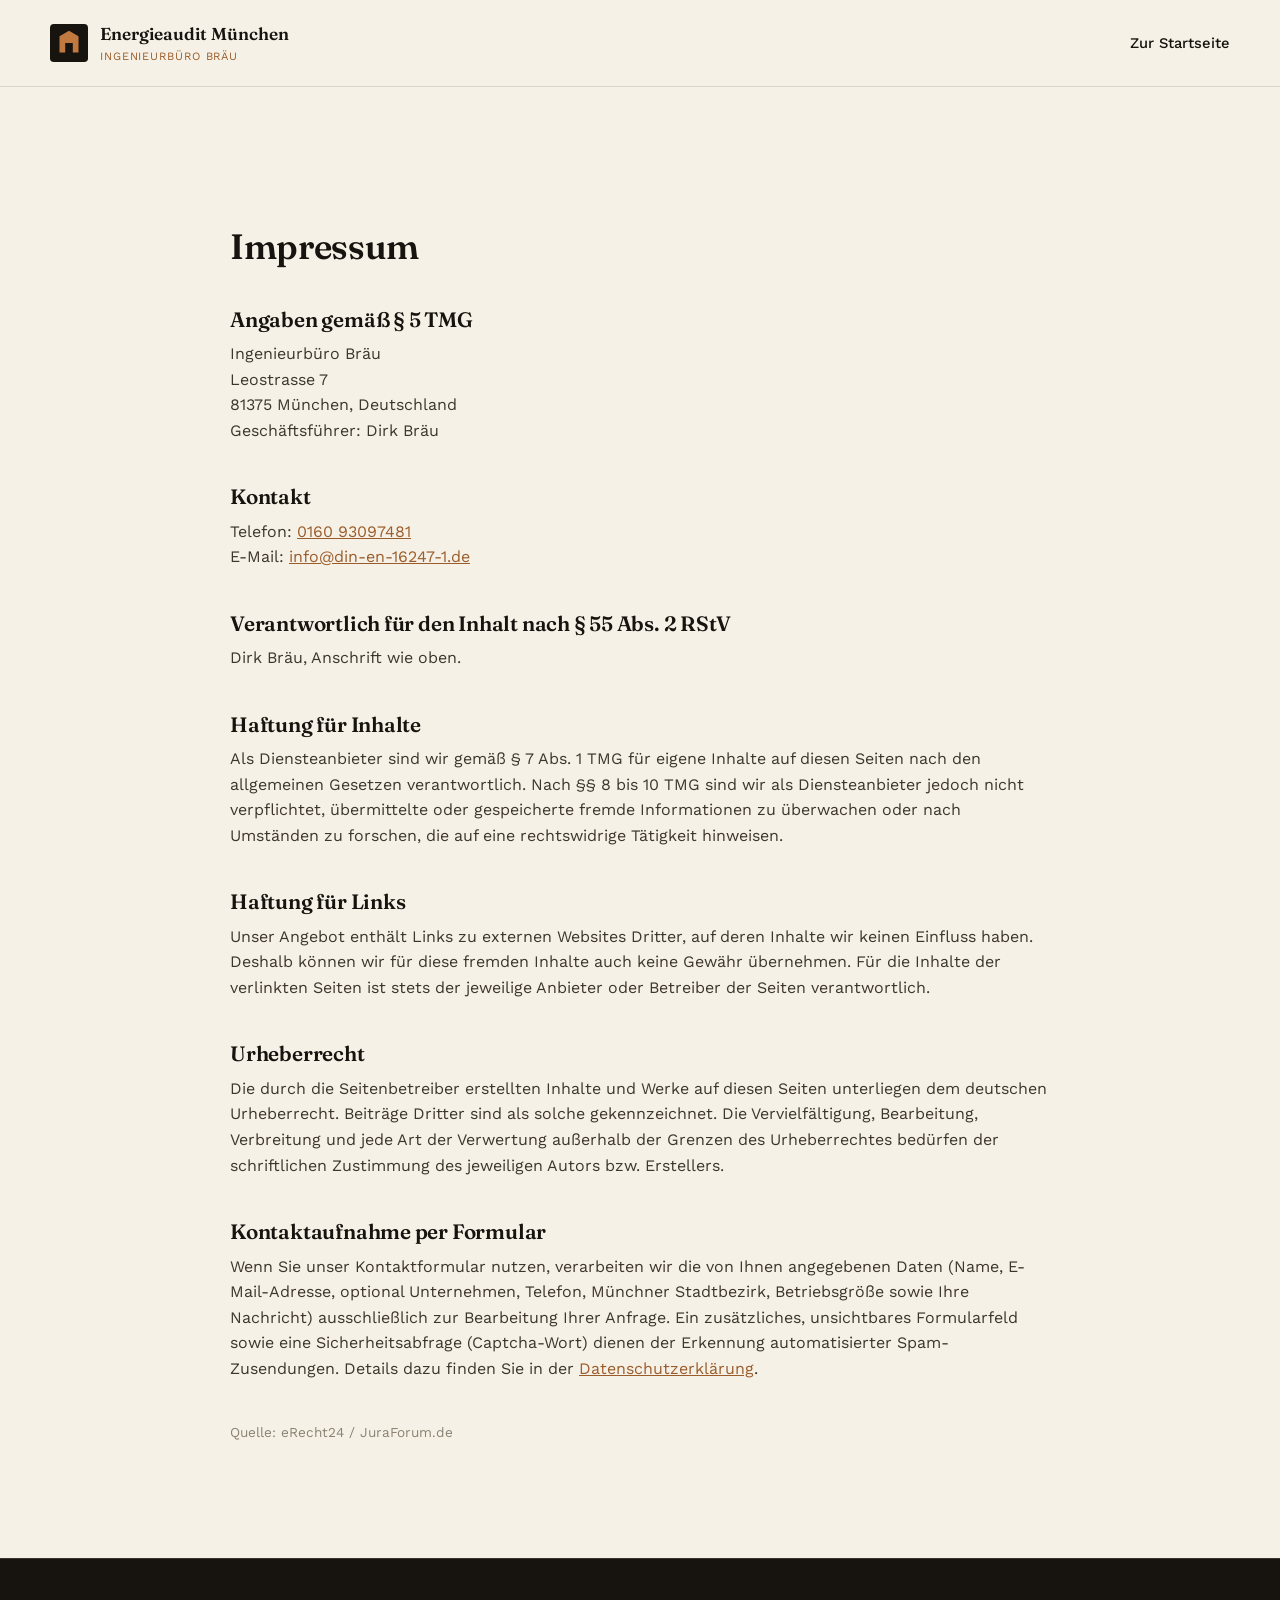
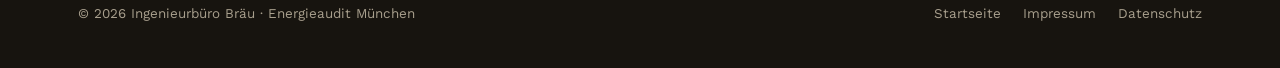
<file: impressum.html>
<!DOCTYPE html>
<html lang="de">
<head>
<meta charset="UTF-8">
<meta name="viewport" content="width=device-width, initial-scale=1.0">
<title>Impressum – Energieaudit München</title>
<meta name="robots" content="noindex, follow">
<link rel="canonical" href="https://energieaudit-münchen.de/impressum.html">
<link rel="icon" href="data:image/svg+xml,%3Csvg xmlns='http://www.w3.org/2000/svg' viewBox='0 0 32 32'%3E%3Crect width='32' height='32' rx='4' fill='%2317140f'/%3E%3Cpath d='M8 24V10l8-5 8 5v14h-5v-8h-6v8z' fill='%23c1793f'/%3E%3C/svg%3E">
<link rel="stylesheet" href="style.css">
</head>
<body>
<header>
  <div class="wrap nav">
    <a href="index.html" class="brand">
      <svg class="brand-mark" viewBox="0 0 40 40" fill="none" xmlns="http://www.w3.org/2000/svg">
        <rect width="40" height="40" rx="4" fill="#17140f"/>
        <path d="M10 30V13l10-6 10 6v17h-6v-10h-8v10z" fill="#c1793f"/>
      </svg>
      <span class="brand-text"><strong>Energieaudit München</strong><span>Ingenieurbüro Bräu</span></span>
    </a>
    <nav><ul class="nav-links"><li><a href="index.html">Zur Startseite</a></li></ul></nav>
  </div>
</header>

<main class="legal">
  <h1>Impressum</h1>

  <h2>Angaben gemäß § 5 TMG</h2>
  <p>
    Ingenieurbüro Bräu<br>
    Leostrasse 7<br>
    81375 München, Deutschland<br>
    Geschäftsführer: Dirk Bräu
  </p>

  <h2>Kontakt</h2>
  <p>
    Telefon: <a href="tel:+4916093097481">0160 93097481</a><br>
    E-Mail: <a href="mailto:info@din-en-16247-1.de">info@din-en-16247-1.de</a>
  </p>

  <h2>Verantwortlich für den Inhalt nach § 55 Abs. 2 RStV</h2>
  <p>Dirk Bräu, Anschrift wie oben.</p>

  <h2>Haftung für Inhalte</h2>
  <p>Als Diensteanbieter sind wir gemäß § 7 Abs. 1 TMG für eigene Inhalte auf diesen Seiten nach den allgemeinen Gesetzen verantwortlich. Nach §§ 8 bis 10 TMG sind wir als Diensteanbieter jedoch nicht verpflichtet, übermittelte oder gespeicherte fremde Informationen zu überwachen oder nach Umständen zu forschen, die auf eine rechtswidrige Tätigkeit hinweisen.</p>

  <h2>Haftung für Links</h2>
  <p>Unser Angebot enthält Links zu externen Websites Dritter, auf deren Inhalte wir keinen Einfluss haben. Deshalb können wir für diese fremden Inhalte auch keine Gewähr übernehmen. Für die Inhalte der verlinkten Seiten ist stets der jeweilige Anbieter oder Betreiber der Seiten verantwortlich.</p>

  <h2>Urheberrecht</h2>
  <p>Die durch die Seitenbetreiber erstellten Inhalte und Werke auf diesen Seiten unterliegen dem deutschen Urheberrecht. Beiträge Dritter sind als solche gekennzeichnet. Die Vervielfältigung, Bearbeitung, Verbreitung und jede Art der Verwertung außerhalb der Grenzen des Urheberrechtes bedürfen der schriftlichen Zustimmung des jeweiligen Autors bzw. Erstellers.</p>

  <h2>Kontaktaufnahme per Formular</h2>
  <p>Wenn Sie unser Kontaktformular nutzen, verarbeiten wir die von Ihnen angegebenen Daten (Name, E-Mail-Adresse, optional Unternehmen, Telefon, Münchner Stadtbezirk, Betriebsgröße sowie Ihre Nachricht) ausschließlich zur Bearbeitung Ihrer Anfrage. Ein zusätzliches, unsichtbares Formularfeld sowie eine Sicherheitsabfrage (Captcha-Wort) dienen der Erkennung automatisierter Spam-Zusendungen. Details dazu finden Sie in der <a href="datenschutz.html">Datenschutzerklärung</a>.</p>

  <p style="margin-top:3em; font-size:.85rem; color:#8a8272;">Quelle: eRecht24 / JuraForum.de</p>
</main>

<footer>
  <div class="wrap footer-row">
    <div>© <span id="year"></span> Ingenieurbüro Bräu · Energieaudit München</div>
    <div class="footer-links">
      <a href="index.html">Startseite</a>
      <a href="impressum.html">Impressum</a>
      <a href="datenschutz.html">Datenschutz</a>
    </div>
  </div>
</footer>
<script>document.getElementById('year').textContent = new Date().getFullYear();</script>
</body>
</html>
</file>
<file: style.css>
/* ==========================================================================
   energieaudit-münchen.de — eigenständiges Design
   bewusst anders als braeu-ing.de: dunkel/Kupfer statt hell/Grün,
   Serif-Headlines statt reinem Sans, ein scrollendes One-Pager-Layout
   statt Mehrseiten-Struktur.
   ========================================================================== */

@import url('https://fonts.googleapis.com/css2?family=Fraunces:opsz,wght@9..144,400;9..144,500;9..144,600;9..144,700&family=Work+Sans:wght@400;500;600;700&display=swap');

:root{
  --ink:        #17140f;   /* fast schwarzes Anthrazit-Braun */
  --ink-soft:   #262019;
  --paper:      #f6f1e7;   /* warmes Creme statt reinem Weiß */
  --paper-dim:  #ece4d3;
  --copper:     #c1793f;   /* Kupfer – Anspielung auf Münchner Kirchtürme */
  --copper-deep:#9a5c2a;
  --gold:       #e3b568;
  --line:       rgba(23,20,15,0.12);
  --line-dark:  rgba(246,241,231,0.14);
  --shadow:     0 20px 50px -25px rgba(23,20,15,0.45);
  --radius:     2px;   /* fast eckig — bewusst kantiger als braeu-ing */
  --serif: 'Fraunces', Georgia, 'Times New Roman', serif;
  --sans:  'Work Sans', 'Segoe UI', Arial, sans-serif;
}

*,*::before,*::after{ box-sizing:border-box; }
html{ scroll-behavior:smooth; }
body{
  margin:0;
  font-family:var(--sans);
  background:var(--paper);
  color:var(--ink);
  line-height:1.6;
  -webkit-font-smoothing:antialiased;
}
img{ max-width:100%; display:block; }
a{ color:inherit; }
.wrap{ max-width:1180px; margin:0 auto; padding:0 28px; }
section{ padding:104px 0; }
h1,h2,h3,h4{ font-family:var(--serif); font-weight:600; line-height:1.12; margin:0 0 .5em; letter-spacing:-.01em; }
h2{ font-size:clamp(2rem, 3.4vw, 2.9rem); }
h3{ font-size:1.35rem; }
p{ margin:0 0 1em; }
.lede{ font-size:1.15rem; color:#3c362c; max-width:640px; }

.eyebrow{
  display:inline-flex; align-items:center; gap:.5em;
  font-family:var(--sans); font-weight:700; font-size:.72rem;
  letter-spacing:.16em; text-transform:uppercase;
  color:var(--copper-deep);
  margin-bottom:1.1em;
}
.eyebrow::before{ content:""; width:26px; height:2px; background:var(--copper); display:inline-block; }

/* ---------- Buttons ---------- */
.btn{
  display:inline-flex; align-items:center; justify-content:center; gap:.6em;
  padding:15px 30px; font-family:var(--sans); font-weight:600; font-size:.95rem;
  border-radius:var(--radius); border:1px solid transparent; cursor:pointer;
  text-decoration:none; transition:transform .15s ease, background .2s ease, color .2s ease;
}
.btn-copper{ background:var(--copper); color:var(--paper); }
.btn-copper:hover{ background:var(--copper-deep); transform:translateY(-1px); }
.btn-ghost{ border-color:var(--ink); color:var(--ink); background:transparent; }
.btn-ghost:hover{ background:var(--ink); color:var(--paper); }
.btn-ghost-light{ border-color:var(--line-dark); color:var(--paper); background:transparent; }
.btn-ghost-light:hover{ background:var(--paper); color:var(--ink); }

/* ---------- Header ---------- */
header{
  position:sticky; top:0; z-index:50;
  background:rgba(246,241,231,.92); backdrop-filter:blur(8px);
  border-bottom:1px solid var(--line);
}
.nav{ display:flex; align-items:center; justify-content:space-between; padding:20px 0; }
.brand{ display:flex; align-items:center; gap:12px; text-decoration:none; color:var(--ink); }
.brand-mark{ width:38px; height:38px; flex:0 0 auto; }
.brand-text strong{ display:block; font-family:var(--serif); font-size:1.08rem; font-weight:600; }
.brand-text span{ display:block; font-size:.7rem; letter-spacing:.08em; color:var(--copper-deep); text-transform:uppercase; }
.nav-links{ display:flex; align-items:center; gap:34px; list-style:none; margin:0; padding:0; }
.nav-links a{ text-decoration:none; font-size:.92rem; font-weight:500; color:var(--ink); position:relative; }
.nav-links a::after{ content:""; position:absolute; left:0; right:0; bottom:-6px; height:2px; background:var(--copper); transform:scaleX(0); transition:transform .2s ease; }
.nav-links a:hover::after{ transform:scaleX(1); }
.nav-cta{ display:flex; align-items:center; gap:18px; }
.burger{ display:none; background:none; border:0; cursor:pointer; padding:6px; }
.burger span{ display:block; width:24px; height:2px; background:var(--ink); margin:5px 0; }

/* ---------- Hero ---------- */
.hero{
  position:relative; overflow:hidden;
  background:var(--ink); color:var(--paper);
  padding:120px 0 90px;
}
.hero .wrap{ position:relative; z-index:2; display:grid; grid-template-columns:1.1fr .9fr; gap:60px; align-items:end; }
.hero h1{ font-size:clamp(2.6rem, 5vw, 4rem); color:var(--paper); }
.hero h1 em{ font-style:normal; color:var(--gold); }
.hero .lede{ color:#d8cfbe; }
.hero-actions{ display:flex; gap:16px; margin-top:34px; flex-wrap:wrap; }
.hero-figure{ position:relative; }
.skyline{ width:100%; height:auto; color:var(--copper); }
.hero-badge{
  position:absolute; left:0; bottom:-26px;
  background:var(--paper); color:var(--ink);
  padding:16px 20px; border-radius:var(--radius);
  box-shadow:var(--shadow);
  font-family:var(--sans);
}
.hero-badge strong{ display:block; font-family:var(--serif); font-size:1.5rem; color:var(--copper-deep); }
.hero-badge span{ font-size:.78rem; color:#5a5344; }
.hero-strip{ border-top:1px solid var(--line-dark); margin-top:80px; padding-top:26px; display:flex; flex-wrap:wrap; gap:34px; color:#c8bfae; font-size:.86rem; }
.hero-strip b{ color:var(--gold); font-weight:600; }

/* ---------- Bezirke (München-Fokus) ---------- */
.bezirke{ background:var(--paper); }
.bezirk-grid{ display:grid; grid-template-columns:repeat(auto-fill, minmax(190px,1fr)); gap:2px; background:var(--line); border:1px solid var(--line); margin-top:44px; }
.bezirk{ background:var(--paper); padding:22px 20px; }
.bezirk b{ display:block; font-family:var(--serif); font-size:1.02rem; margin-bottom:4px; }
.bezirk span{ font-size:.82rem; color:#6b6252; }
.bezirke-note{ margin-top:30px; font-size:.92rem; color:#6b6252; max-width:640px; }

/* ---------- Leistungen ---------- */
.leistungen{ background:var(--ink-soft); color:var(--paper); }
.leistungen .eyebrow{ color:var(--gold); }
.leistungen .eyebrow::before{ background:var(--gold); }
.leist-grid{ display:grid; grid-template-columns:repeat(3,1fr); gap:1px; background:var(--line-dark); margin-top:50px; border:1px solid var(--line-dark); }
.leist-card{ background:var(--ink-soft); padding:36px 30px; }
.leist-num{ font-family:var(--serif); font-size:.85rem; color:var(--copper); letter-spacing:.1em; margin-bottom:18px; display:block; }
.leist-card h3{ color:var(--paper); }
.leist-card p{ color:#c8bfae; font-size:.94rem; margin:0; }

/* ---------- Ablauf (Prozess-Timeline) ---------- */
.ablauf{ background:var(--paper); }
.timeline{ margin-top:56px; position:relative; }
.timeline::before{ content:""; position:absolute; left:34px; top:6px; bottom:6px; width:1px; background:var(--line); }
.tl-step{ position:relative; padding-left:88px; margin-bottom:52px; }
.tl-step:last-child{ margin-bottom:0; }
.tl-num{
  position:absolute; left:0; top:0; width:68px; height:68px;
  border-radius:50%; border:1px solid var(--copper);
  display:flex; align-items:center; justify-content:center;
  font-family:var(--serif); font-size:1.3rem; color:var(--copper-deep); background:var(--paper);
}
.tl-step h3{ margin-bottom:6px; }
.tl-meta{ font-size:.82rem; color:var(--copper-deep); font-weight:600; margin-bottom:10px; text-transform:uppercase; letter-spacing:.06em; }
.tl-step p{ max-width:620px; color:#3c362c; }

/* ---------- Bildstreifen (Platzhalter für eigene Fotos) ---------- */
.bildstreifen{ display:grid; grid-template-columns:repeat(3,1fr); gap:2px; }
.bild-slot{
  aspect-ratio:4/5; position:relative; overflow:hidden;
  background:linear-gradient(155deg,#2a241b,#c1793f 140%);
  display:flex; align-items:flex-end; padding:18px;
}
.bild-slot img, .bild-slot svg{ position:absolute; inset:0; width:100%; height:100%; object-fit:cover; }
.bild-slot span{ position:relative; color:#f6f1e7; font-size:.76rem; background:rgba(23,20,15,.55); padding:6px 10px; border-radius:2px; }

/* ---------- Warum München / USPs ---------- */
.usps{ background:var(--paper-dim); }
.usp-grid{ display:grid; grid-template-columns:repeat(4,1fr); gap:34px; margin-top:50px; }
.usp b{ display:block; font-family:var(--serif); font-size:1.05rem; margin-bottom:8px; }
.usp p{ font-size:.9rem; color:#6b6252; margin:0; }

/* ---------- FAQ ---------- */
.faq{ background:var(--paper); }
.faq-list{ margin-top:46px; border-top:1px solid var(--line); max-width:800px; }
.faq-item{ border-bottom:1px solid var(--line); padding:22px 0; }
.faq-item summary{ cursor:pointer; font-family:var(--serif); font-size:1.08rem; list-style:none; display:flex; justify-content:space-between; gap:20px; align-items:center; }
.faq-item summary::-webkit-details-marker{ display:none; }
.faq-item summary::after{ content:"+"; font-family:var(--sans); font-size:1.4rem; color:var(--copper); flex:0 0 auto; }
.faq-item[open] summary::after{ content:"–"; }
.faq-item p{ margin:14px 0 0; color:#3c362c; max-width:620px; }

/* ---------- Kontakt ---------- */
.kontakt{ background:var(--ink); color:var(--paper); }
.kontakt .eyebrow{ color:var(--gold); }
.kontakt .eyebrow::before{ background:var(--gold); }
.kontakt h2{ color:var(--paper); }
.kontakt-grid{ display:grid; grid-template-columns:.85fr 1.15fr; gap:64px; margin-top:50px; }
.kontakt-info p{ color:#c8bfae; }
.kontakt-info dl{ margin-top:30px; }
.kontakt-info dt{ font-size:.76rem; text-transform:uppercase; letter-spacing:.08em; color:var(--copper); margin-top:20px; }
.kontakt-info dd{ margin:4px 0 0; font-size:1rem; }
.kontakt-info a{ text-decoration:none; color:var(--paper); border-bottom:1px solid var(--copper); }

form.kontakt-form{ background:var(--ink-soft); padding:40px; border-radius:var(--radius); border:1px solid var(--line-dark); }
.form-row{ display:grid; grid-template-columns:1fr 1fr; gap:18px; }
.form-group{ margin-bottom:18px; }
.form-group label{ display:block; font-size:.8rem; margin-bottom:6px; color:#c8bfae; }
.form-group input, .form-group select, .form-group textarea{
  width:100%; padding:12px 14px; background:var(--ink);
  border:1px solid var(--line-dark); color:var(--paper);
  border-radius:var(--radius); font-family:var(--sans); font-size:.94rem;
}
.form-group textarea{ resize:vertical; min-height:110px; }
.form-group input:focus, .form-group select:focus, .form-group textarea:focus{ outline:none; border-color:var(--copper); }
.captcha-box{ display:flex; align-items:center; gap:14px; background:var(--ink); border:1px dashed var(--line-dark); padding:14px 16px; border-radius:var(--radius); margin-bottom:18px; }
.captcha-word{ font-family:var(--serif); font-size:1.3rem; letter-spacing:.14em; color:var(--gold); user-select:none; }
.hp-field{ position:absolute; left:-9999px; top:-9999px; }
.form-note{ font-size:.78rem; color:#a89f8d; margin-top:14px; }
.banner{ padding:14px 18px; border-radius:var(--radius); margin-bottom:20px; font-size:.9rem; }
.banner-ok{ background:#2c4429; color:#dff0d8; border:1px solid #4c7a3f; }
.banner-err{ background:#4a2323; color:#f0d8d8; border:1px solid #7a3f3f; }

/* ---------- Footer ---------- */
footer{ background:var(--ink); color:#a89f8d; padding:44px 0; border-top:1px solid var(--line-dark); }
.footer-row{ display:flex; justify-content:space-between; align-items:center; flex-wrap:wrap; gap:16px; font-size:.84rem; }
.footer-row a{ text-decoration:none; color:#a89f8d; }
.footer-row a:hover{ color:var(--gold); }
.footer-links{ display:flex; gap:22px; flex-wrap:wrap; }

/* ---------- Legal pages ---------- */
.legal{ padding:140px 0 100px; max-width:820px; margin:0 auto; }
.legal h1{ font-size:2.2rem; }
.legal h2{ font-size:1.3rem; margin-top:2em; }
.legal p, .legal li{ color:#3c362c; }
.legal a{ color:var(--copper-deep); }

/* ---------- Responsive ---------- */
@media (max-width: 980px){
  .hero .wrap{ grid-template-columns:1fr; }
  .hero-figure{ order:-1; max-width:340px; }
  .leist-grid{ grid-template-columns:1fr; }
  .usp-grid{ grid-template-columns:repeat(2,1fr); }
  .kontakt-grid{ grid-template-columns:1fr; }
  .bildstreifen{ grid-template-columns:1fr 1fr; }
}
@media (max-width: 720px){
  section{ padding:70px 0; }
  .nav-links{ display:none; }
  .burger{ display:block; }
  .nav-cta .btn-ghost{ display:none; }
  .usp-grid{ grid-template-columns:1fr; }
  .form-row{ grid-template-columns:1fr; }
  .bildstreifen{ grid-template-columns:1fr; }
  .hero{ padding:90px 0 60px; }
  form.kontakt-form{ padding:26px; }
}

/* mobile nav open state */
body.nav-open .nav-links{
  display:flex; position:fixed; inset:0; top:78px; background:var(--paper);
  flex-direction:column; padding:34px 28px; gap:26px; z-index:49; align-items:flex-start;
}
</file>
